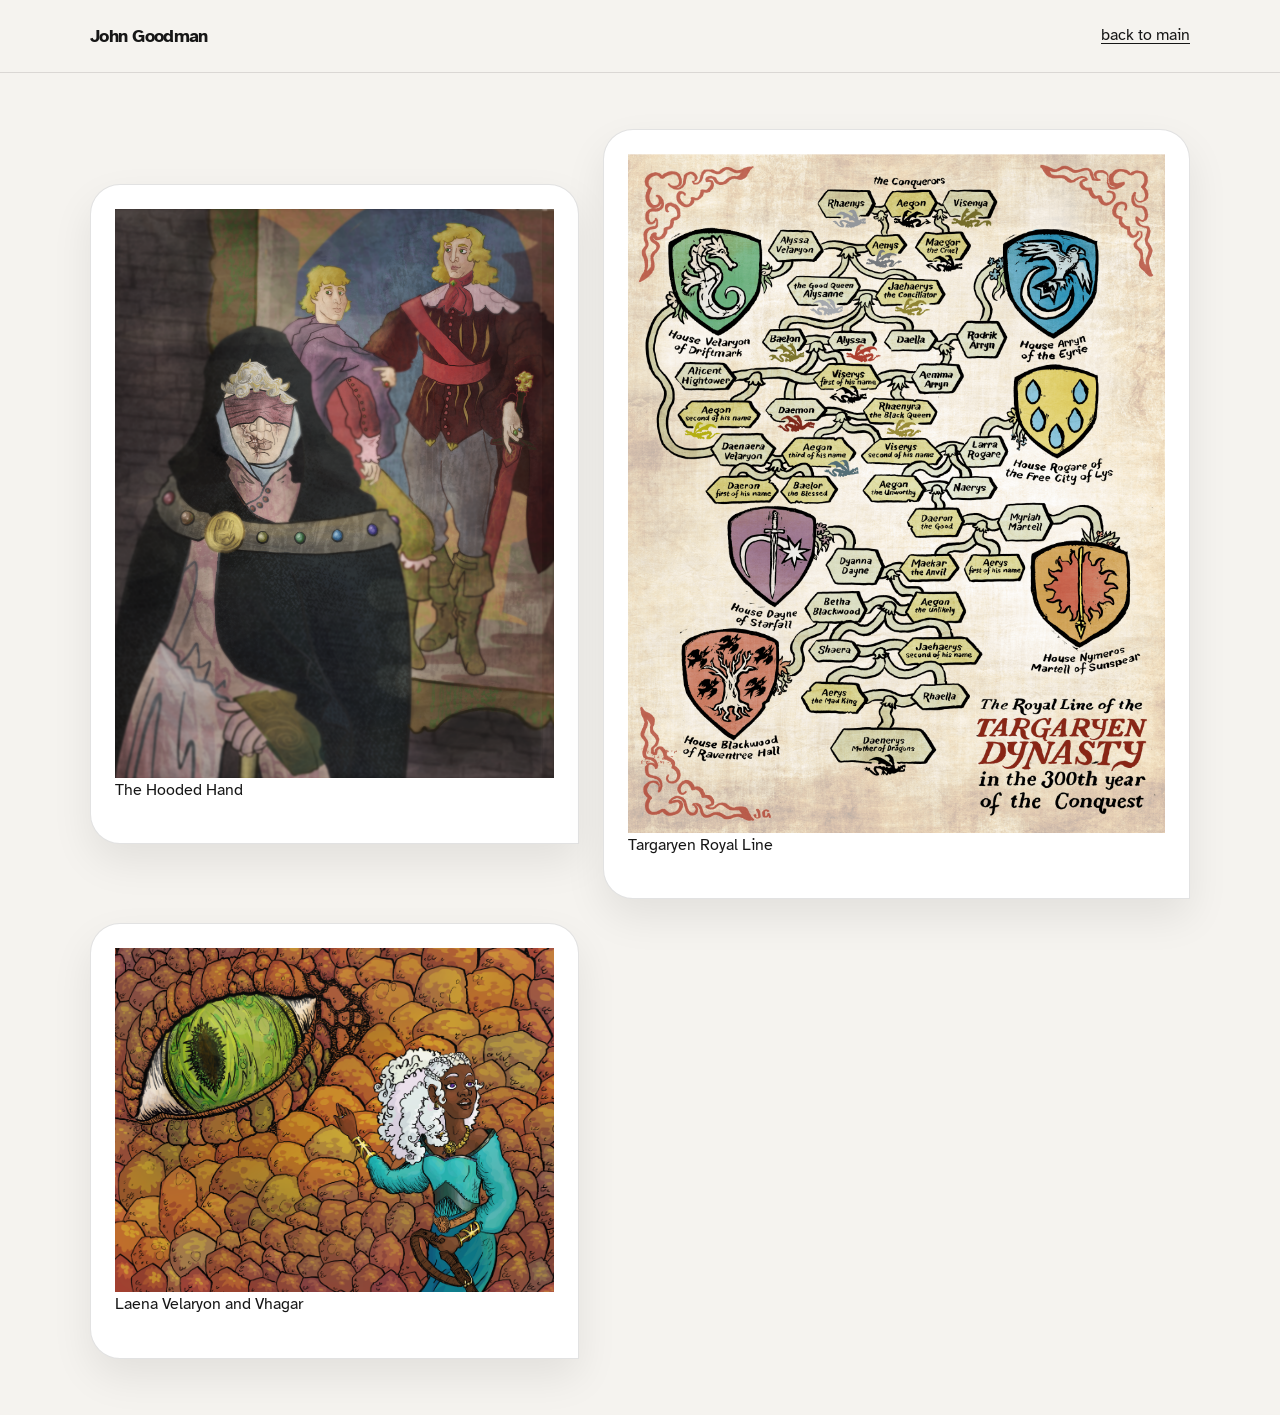
<file: asoiaf/index.html>
<!DOCTYPE html>
<html lang="en">
  <head>
    <meta charset="UTF-8" />
    <meta name="viewport" content="width=device-width, initial-scale=1.0" />
    <title>John Goodman</title>
    <link rel="icon" type="image/png" href="../assets/jg.png" />
    <link rel="preconnect" href="https://fonts.googleapis.com" />
    <link rel="preconnect" href="https://fonts.gstatic.com" crossorigin />
    <link
      href="https://fonts.googleapis.com/css2?family=Atkinson+Hyperlegible:wght@400;700&display=swap"
      rel="stylesheet"
    />
    <link rel="stylesheet" href="../styles.css" />
  </head>
  <body>
    <header class="site-header">
      <div class="container header-inner">
        <span class="brand">John Goodman</span>
        <a class="text-button" href="../#illustration">back to main</a>
      </div>
    </header>

    <main class="container">
      <section class="section" aria-label="ASOIAF artwork">
        <div class="project-grid">
          <article class="project-card">
            <a href="../assets/hooded-hand.png" target="_blank" rel="noreferrer">
              <img src="../assets/hooded-hand.png" alt="Hooded Hand illustration" />
            </a>
            <p>The Hooded Hand</p>
          </article>
          <article class="project-card">
            <a href="../assets/targaryen-list.png" target="_blank" rel="noreferrer">
              <img src="../assets/targaryen-list.png" alt="Targaryen list illustration" />
            </a>
            <p>Targaryen Royal Line</p>
          </article>
          <article class="project-card">
            <a href="../assets/laena.png" target="_blank" rel="noreferrer">
              <img src="../assets/laena.png" alt="Laena illustration" />
            </a>
            <p>Laena Velaryon and Vhagar</p>
          </article>
        </div>
      </section>
    </main>
  </body>
</html>
</file>
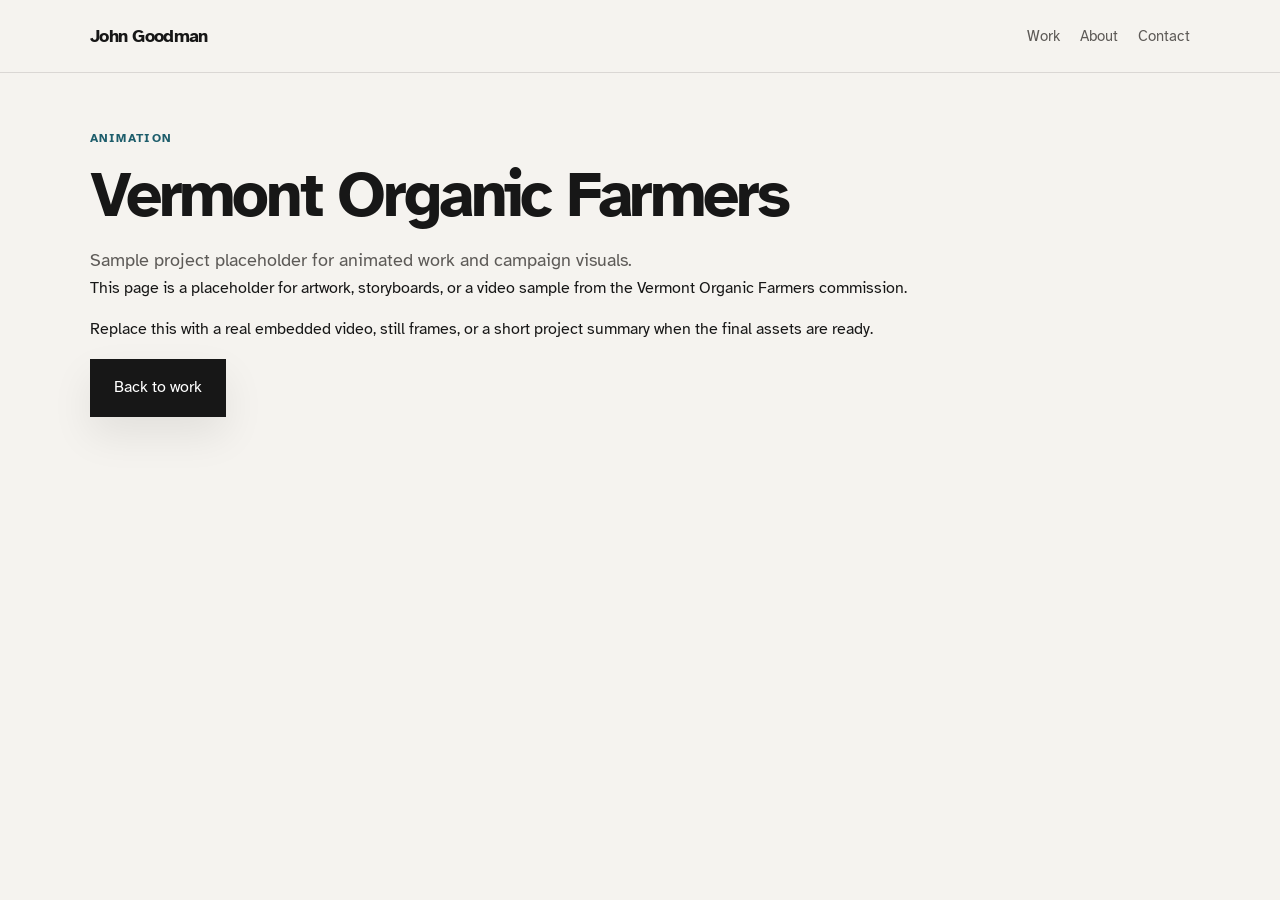
<file: work-animation.html>
<!DOCTYPE html>
<html lang="en">
  <head>
    <meta charset="UTF-8" />
    <meta name="viewport" content="width=device-width, initial-scale=1.0" />
    <title>Animation Work | John Goodman</title>
    <link rel="icon" type="image/png" href="jg.png" />
    <link rel="preconnect" href="https://fonts.googleapis.com" />
    <link rel="preconnect" href="https://fonts.gstatic.com" crossorigin />
    <link
      href="https://fonts.googleapis.com/css2?family=Atkinson+Hyperlegible:wght@400;700&display=swap"
      rel="stylesheet"
    />
    <link rel="stylesheet" href="styles.css" />
  </head>
  <body>
    <header class="site-header">
      <div class="container header-inner">
        <a class="brand" href="index.html">John Goodman</a>
        <nav class="main-nav" aria-label="Main navigation">
          <a href="index.html#work">Work</a>
          <a href="index.html#about">About</a>
          <a href="index.html#contact">Contact</a>
        </nav>
      </div>
    </header>

    <main class="container page-shell">
      <section class="section">
        <p class="eyebrow">Animation</p>
        <h1>Vermont Organic Farmers</h1>
        <p class="lede">Sample project placeholder for animated work and campaign visuals.</p>
        <p>
          This page is a placeholder for artwork, storyboards, or a video sample from the Vermont
          Organic Farmers commission.
        </p>
        <p>
          Replace this with a real embedded video, still frames, or a short project summary when the
          final assets are ready.
        </p>
        <a class="button primary" href="index.html#work">Back to work</a>
      </section>
    </main>
  </body>
</html>
</file>
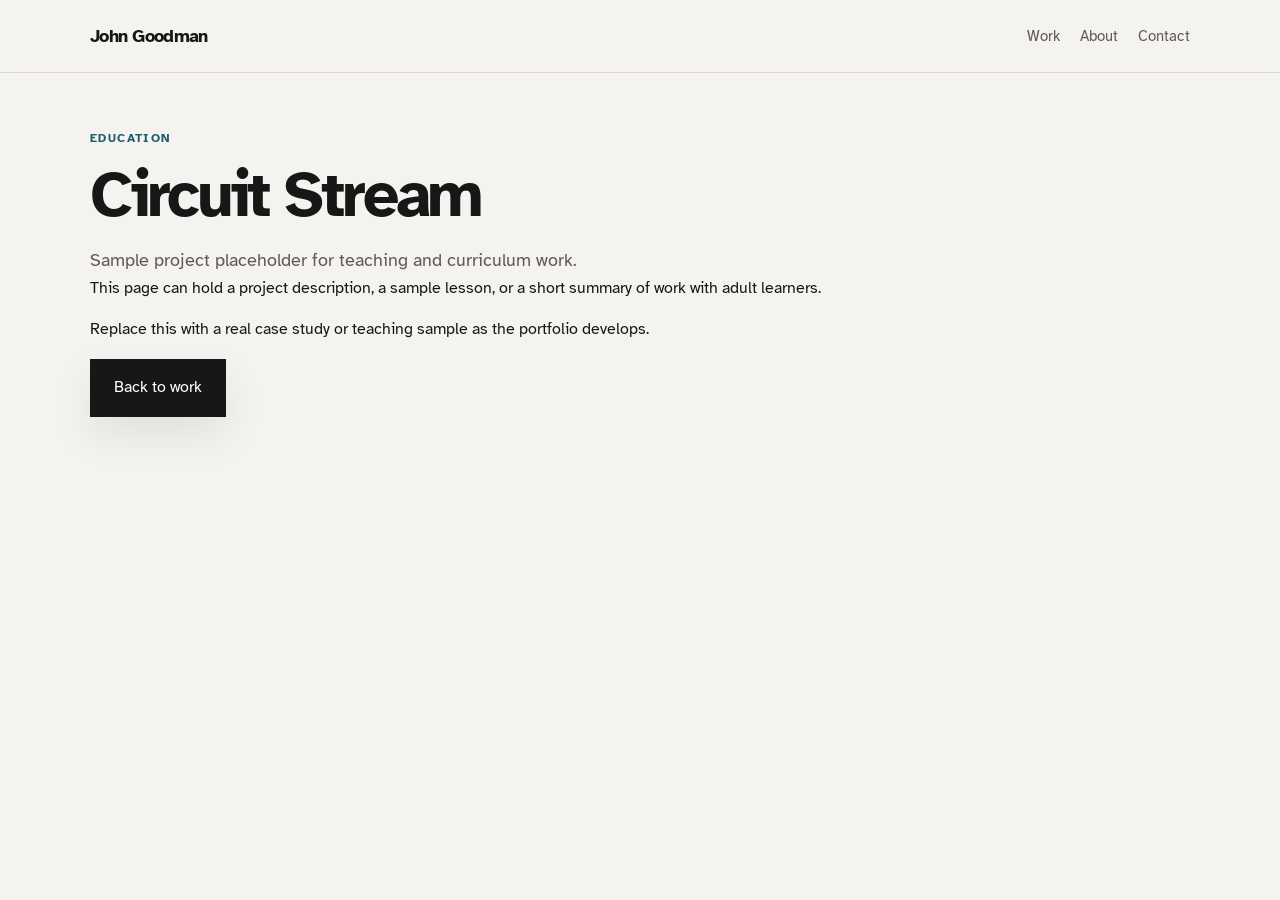
<file: work-education.html>
<!DOCTYPE html>
<html lang="en">
  <head>
    <meta charset="UTF-8" />
    <meta name="viewport" content="width=device-width, initial-scale=1.0" />
    <title>Education Work | John Goodman</title>
    <link rel="icon" type="image/png" href="jg.png" />
    <link rel="preconnect" href="https://fonts.googleapis.com" />
    <link rel="preconnect" href="https://fonts.gstatic.com" crossorigin />
    <link
      href="https://fonts.googleapis.com/css2?family=Atkinson+Hyperlegible:wght@400;700&display=swap"
      rel="stylesheet"
    />
    <link rel="stylesheet" href="styles.css" />
  </head>
  <body>
    <header class="site-header">
      <div class="container header-inner">
        <a class="brand" href="index.html">John Goodman</a>
        <nav class="main-nav" aria-label="Main navigation">
          <a href="index.html#work">Work</a>
          <a href="index.html#about">About</a>
          <a href="index.html#contact">Contact</a>
        </nav>
      </div>
    </header>

    <main class="container page-shell">
      <section class="section">
        <p class="eyebrow">Education</p>
        <h1>Circuit Stream</h1>
        <p class="lede">Sample project placeholder for teaching and curriculum work.</p>
        <p>
          This page can hold a project description, a sample lesson, or a short summary of work with
          adult learners.
        </p>
        <p>
          Replace this with a real case study or teaching sample as the portfolio develops.
        </p>
        <a class="button primary" href="index.html#work">Back to work</a>
      </section>
    </main>
  </body>
</html>
</file>
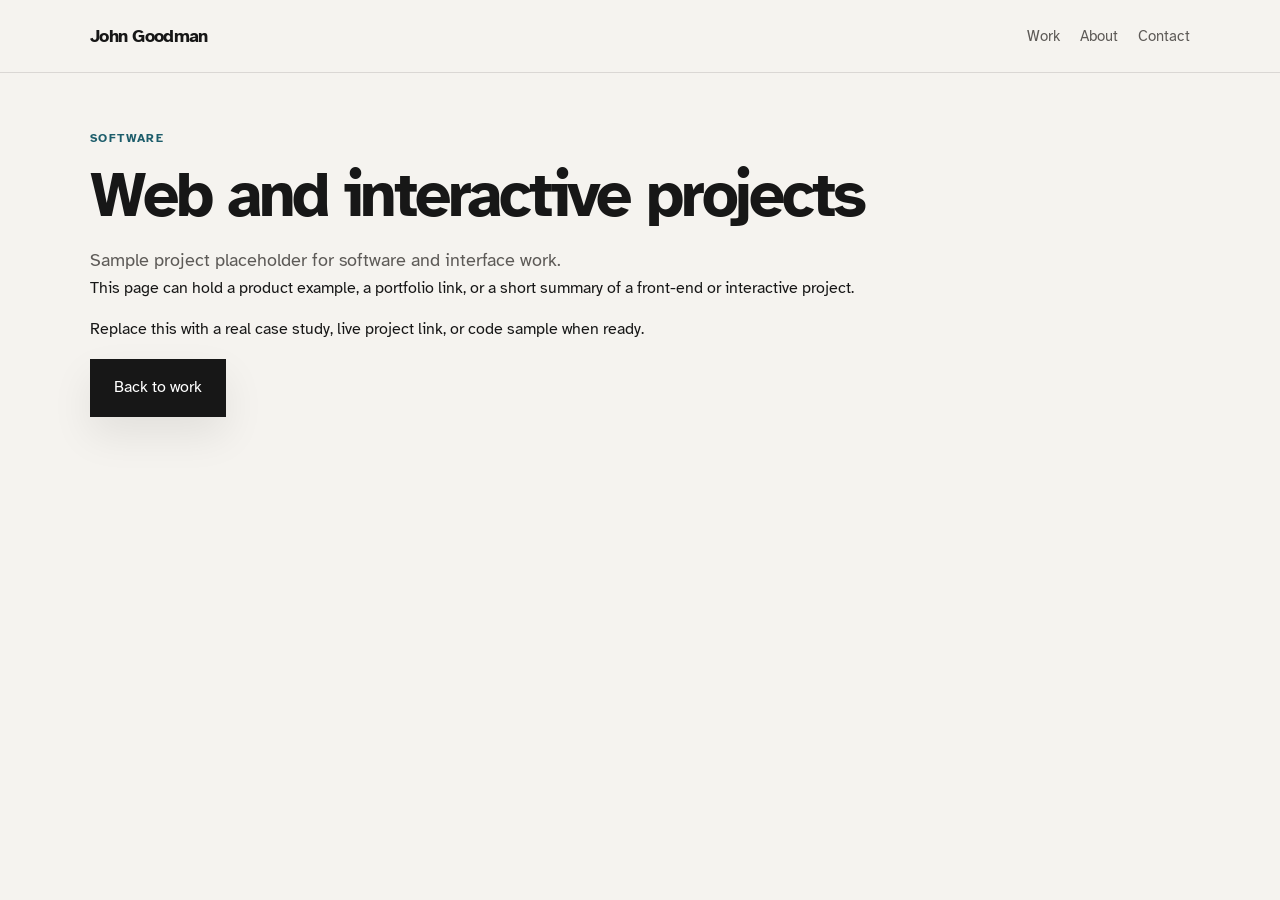
<file: work-software.html>
<!DOCTYPE html>
<html lang="en">
  <head>
    <meta charset="UTF-8" />
    <meta name="viewport" content="width=device-width, initial-scale=1.0" />
    <title>Software Work | John Goodman</title>
    <link rel="icon" type="image/png" href="jg.png" />
    <link rel="preconnect" href="https://fonts.googleapis.com" />
    <link rel="preconnect" href="https://fonts.gstatic.com" crossorigin />
    <link
      href="https://fonts.googleapis.com/css2?family=Atkinson+Hyperlegible:wght@400;700&display=swap"
      rel="stylesheet"
    />
    <link rel="stylesheet" href="styles.css" />
  </head>
  <body>
    <header class="site-header">
      <div class="container header-inner">
        <a class="brand" href="index.html">John Goodman</a>
        <nav class="main-nav" aria-label="Main navigation">
          <a href="index.html#work">Work</a>
          <a href="index.html#about">About</a>
          <a href="index.html#contact">Contact</a>
        </nav>
      </div>
    </header>

    <main class="container page-shell">
      <section class="section">
        <p class="eyebrow">Software</p>
        <h1>Web and interactive projects</h1>
        <p class="lede">Sample project placeholder for software and interface work.</p>
        <p>
          This page can hold a product example, a portfolio link, or a short summary of a front-end or
          interactive project.
        </p>
        <p>
          Replace this with a real case study, live project link, or code sample when ready.
        </p>
        <a class="button primary" href="index.html#work">Back to work</a>
      </section>
    </main>
  </body>
</html>
</file>
<file: styles.css>
:root {
  --bg: #f5f3ef;
  --panel: #ffffff;
  --panel-strong: #f0ece7;
  --ink: #171717;
  --muted: #5d5a57;
  --border: rgba(23, 23, 23, 0.12);
  --accent: #1d5d6b;
  --accent-soft: #dfeef1;
  --accent-2: #6f4d3b;
  --accent-3: #4e6b4d;
  --shadow: 0 18px 42px rgba(18, 18, 18, 0.08);
}

* {
  box-sizing: border-box;
}

html {
  scroll-behavior: smooth;
}

body {
  margin: 0;
  font-family: "Atkinson Hyperlegible", sans-serif;
  background: var(--bg);
  color: var(--ink);
  line-height: 1.6;
}

a {
  color: inherit;
  text-decoration: none;
}

img,
video {
  max-width: 100%;
  display: block;
}

.container {
  width: min(1100px, calc(100% - 2rem));
  margin: 0 auto;
}

.narrow-wrap {
  max-width: 760px;
}

.view-panel[hidden] {
  display: none !important;
}

.site-header {
  position: sticky;
  top: 0;
  z-index: 10;
  background: rgba(245, 243, 239, 0.9);
  backdrop-filter: blur(8px);
  border-bottom: 1px solid var(--border);
}

.header-inner {
  min-height: 72px;
  display: flex;
  align-items: center;
  justify-content: space-between;
  gap: 1rem;
}

.brand {
  font-size: 1.1rem;
  font-weight: 700;
  letter-spacing: -0.04em;
}

.main-nav {
  display: flex;
  align-items: center;
  gap: 1.25rem;
  color: var(--muted);
  font-size: 0.95rem;
}

.main-nav a {
  transition: color 0.2s ease;
}

.main-nav a:hover,
.main-nav a:focus-visible {
  color: var(--ink);
}

.hero {
  padding: 5rem 0 3rem;
}

.hero-inner {
  display: grid;
  grid-template-columns: minmax(0, 1.3fr) minmax(260px, 0.7fr);
  align-items: center;
  gap: 2.25rem;
}

.hero-copy {
  max-width: 760px;
}

.hero-visual {
  display: flex;
  justify-content: center;
}

.photo-frame {
  position: relative;
  overflow: hidden;
  background: var(--panel);
  border: 1px solid var(--border);
  box-shadow: var(--shadow);
}

.primary-photo {
  width: min(100%, 420px);
  border-radius: 30px 30px 0 30px;
}

.primary-photo img {
  width: 100%;
  height: 100%;
  object-fit: cover;
  aspect-ratio: 4 / 5;
}

.secondary-photo {
  width: min(100%, 300px);
  aspect-ratio: 3024 / 3613;
  border-radius: 28px 28px 0 28px;
}

.secondary-photo img {
  width: 100%;
  height: 100%;
  object-fit: cover;
  object-position: center;
  background: #f3f1ee;
}

.about-photo-wrap {
  display: flex;
  justify-content: center;
  align-items: center;
}

.eyebrow {
  margin: 0 0 0.75rem;
  text-transform: uppercase;
  letter-spacing: 0.12em;
  font-size: 0.73rem;
  font-weight: 700;
  color: var(--accent);
}

h1,
h2,
h3,
p {
  margin: 0 0 1rem;
}

h1,
h2,
h3 {
  line-height: 1.1;
  letter-spacing: -0.05em;
}

h1 {
  font-size: clamp(2.7rem, 5vw, 5rem);
  max-width: 820px;
}

h2 {
  font-size: clamp(2rem, 3vw, 3rem);
}

h3 {
  font-size: clamp(1.3rem, 2vw, 1.8rem);
}

.lede {
  max-width: 620px;
  margin: 1rem 0 0;
  font-size: 1.15rem;
  color: var(--muted);
}

.hero-actions {
  display: flex;
  flex-wrap: wrap;
  gap: 1rem;
  margin-top: 2rem;
}

.button,
.text-button {
  display: inline-flex;
  align-items: center;
  justify-content: center;
  padding: 0.95rem 1.45rem;
  font-weight: 600;
  transition: transform 0.2s ease, box-shadow 0.2s ease;
  font: inherit;
}

.button:hover,
.button:focus-visible,
.text-button:hover,
.text-button:focus-visible {
  transform: translateY(-1px);
}

.button.primary {
  background: var(--ink);
  color: #fff;
  box-shadow: var(--shadow);
  border: 1px solid var(--ink);
}

.button.secondary {
  border: 1px solid var(--border);
  background: rgba(255, 255, 255, 0.5);
}

.text-button {
  padding: 0;
  border: none;
  background: transparent;
  color: var(--ink);
  text-decoration: underline;
  text-underline-offset: 0.18em;
  cursor: pointer;
}

.status {
  margin-top: 1.25rem;
  color: var(--muted);
  font-size: 0.95rem;
}

.hero-copy .eyebrow {
  margin-bottom: 0.35rem;
}

.hero-copy .status {
  margin-top: 0;
}

.section {
  padding: 3.5rem 0;
}

.section.muted {
  background: var(--panel-strong);
}

.section-heading {
  margin-bottom: 1.5rem;
}

.section-heading.narrow {
  max-width: 700px;
}

.home-grid {
  display: grid;
  grid-template-columns: repeat(3, minmax(0, 1fr));
  gap: 1.25rem;
}

.home-panel {
  padding-top: 1.5rem;
}

.blog-posts,
.illustration-grid {
  display: grid;
  gap: 1.1rem;
}

.project-card {
  background: var(--panel);
  border: 1px solid var(--border);
  border-radius: 30px 30px 0 30px;
  box-shadow: var(--shadow);
  padding: 1.5rem;
}

.project-grid {
  display: grid;
  grid-template-columns: minmax(0, 1fr) minmax(300px, 1.2fr);
  gap: 1.5rem;
  align-items: center;
}

.project-copy {
  color: var(--ink);
}

.project-kicker {
  margin-bottom: 0.75rem;
  font-size: 0.8rem;
  letter-spacing: 0.12em;
  text-transform: uppercase;
  font-weight: 700;
  color: var(--accent);
}

.project-copy p,
.project-copy a,
.project-media p,
.games-intro,
.games-list,
.about-layout p {
  color: var(--muted);
}

.project-copy p a {
  color: var(--ink);
  font-weight: 700;
  text-decoration: underline;
  text-decoration-thickness: 0.1em;
  text-underline-offset: 0.16em;
}

.project-copy p a:hover,
.project-copy p a:focus-visible {
  color: var(--accent);
}

.project-media,
.media-grid {
  display: grid;
  grid-template-columns: repeat(3, minmax(0, 1fr));
  gap: 0.75rem;
  align-items: stretch;
}

.media-card,
.media-item,
.project-media a {
  display: block;
  width: 100%;
  min-height: 220px;
  border-radius: 18px 18px 0 18px;
  overflow: hidden;
  border: 1px solid var(--border);
  background: #f3f3f1;
}

.media-card img,
.media-card video,
.media-item img,
.media-item video,
.media-triple img,
.media-duo img,
.single-media img {
  border-radius: 18px 18px 0 18px;
  border: 1px solid var(--border);
  background: #f3f3f1;
}

.project-media > :only-child {
  grid-column: 1 / -1;
}

.illustration-preview img {
  width: 100%;
  height: 100%;
  aspect-ratio: 16 / 10;
  object-fit: cover;
}

.media-triple a {
  min-height: 0;
  aspect-ratio: 4 / 3;
}

.game-card-link {
  display: block;
  width: 100%;
  aspect-ratio: 16 / 10;
  border: 1px solid var(--border);
  border-radius: 28px 28px 0 28px;
  overflow: hidden;
  background: #f3f3f1;
}

.fence-image {
  width: 100%;
  height: 100%;
  object-fit: cover;
  display: block;
  border-radius: 28px 28px 0 28px;
}

.media-triple img {
  width: 100%;
  height: 100%;
  aspect-ratio: 4 / 3;
  object-fit: cover;
}

.media-duo img {
  width: 100%;
  height: 100%;
  aspect-ratio: 4 / 3;
  object-fit: cover;
}

.project-card:nth-of-type(3) .project-media.media-duo {
  grid-template-columns: repeat(2, minmax(0, 1.5fr));
  gap: 1rem;
}

.project-card:nth-of-type(3) .project-media.media-duo a {
  min-height: 340px;
}

.single-media img {
  width: 100%;
  max-height: 440px;
  object-fit: cover;
}

.single-media-image {
  width: 100%;
  height: 100%;
  max-height: 440px;
  object-fit: cover;
  border: 1px solid var(--border);
  border-radius: 18px 18px 0 18px;
  display: block;
}

.project-media-text {
  min-height: 180px;
  border: 1px solid var(--border);
  background: var(--panel-strong);
  border-radius: 26px 26px 0 26px;
  display: flex;
  align-items: center;
  justify-content: center;
  padding: 1rem;
}

.project-media-text p {
  margin: 0;
  font-size: 1rem;
  color: var(--ink);
}

.feature-spotlight {
  margin-bottom: 1.75rem;
  border-radius: 30px 30px 0 30px;
  overflow: hidden;
  border: 1px solid var(--border);
  background: var(--panel);
}

.feature-spotlight img {
  width: 100%;
  max-height: 560px;
  object-fit: cover;
}

.illustration-card {
  padding: 1.5rem;
  display: flex;
  flex-direction: column;
}

.video-wrap {
  margin-top: 1rem;
  border-radius: 24px 24px 0 24px;
  overflow: hidden;
  border: 1px solid var(--border);
  background: #000;
}

.project-video-wrap {
  grid-column: 1 / -1;
  width: min(72%, 760px);
  max-width: 100%;
  margin: 0.75rem auto 0;
  border: 1px solid var(--border);
  border-radius: 24px 24px 0 24px;
  overflow: hidden;
  background: #000;
}

.project-video-wrap video,
.video-wrap video {
  display: block;
  width: 100%;
  max-width: 100%;
  height: auto;
}

.project-video-wrap video {
  aspect-ratio: 16 / 9;
  object-fit: cover;
}

.art-grid {
  display: grid;
  grid-template-columns: repeat(3, minmax(0, 1fr));
  gap: 0.75rem;
  margin-top: 1rem;
}

.art-grid-collapsible.is-collapsed {
  overflow: visible;
}

.art-grid-collapsible.is-collapsed .art-item-hidden {
  display: none;
}

.art-grid a {
  display: block;
  border: 1px solid var(--border);
  border-radius: 18px 18px 0 18px;
  overflow: hidden;
  background: var(--panel);
}

.art-grid img,
.art-grid video {
  width: 100%;
  height: 100%;
  aspect-ratio: 1 / 1;
  object-fit: cover;
}

.visual-work-toggle {
  margin-top: 1rem;
  margin-left: auto;
  display: inline-block;
  border: 1px solid var(--border);
  background: var(--panel-strong);
  color: var(--ink);
  border-radius: 18px 18px 0 18px;
  padding: 0.7rem 1rem;
  font: inherit;
  font-weight: 700;
  cursor: pointer;
}

.button:focus-visible,
.text-button:focus-visible,
.visual-work-toggle:focus-visible,
.main-nav a:focus-visible,
.contact-links a:focus-visible,
.mini-links a:focus-visible,
.project-media a:focus-visible,
.art-grid a:focus-visible {
  outline: 2px solid var(--ink);
  outline-offset: 3px;
  box-shadow: 0 0 0 4px rgba(23, 23, 23, 0.08);
}

.games-section {
  padding-top: 2rem;
}

.games-list {
  list-style: none;
  margin: 1.5rem 0 0;
  padding: 0;
  display: grid;
  gap: 0.8rem;
}

.games-list li {
  display: grid;
  grid-template-columns: minmax(220px, 0.9fr) minmax(0, 1fr);
  align-items: center;
  gap: 1.25rem;
  border: 1px solid var(--border);
  background: var(--panel);
  border-radius: 18px 18px 0 18px;
  padding: 0.9rem 1rem;
}

.game-thumb {
  display: block;
  aspect-ratio: 16 / 10;
  overflow: hidden;
  border-radius: 14px 14px 0 14px;
  background: #f3f3f1;
}

.game-thumb img {
  width: 100%;
  height: 100%;
  object-fit: cover;
}

.game-title {
  color: var(--ink);
  font-weight: 700;
  text-decoration: underline;
  text-decoration-thickness: 0.1em;
  text-underline-offset: 0.16em;
}

.game-title:hover,
.game-title:focus-visible {
  color: var(--accent);
}

.games-list li p {
  margin: 0.5rem 0 0;
  color: var(--muted);
}

.games-list a {
  color: var(--ink);
  font-weight: 700;
  text-decoration: underline;
  text-underline-offset: 0.18em;
}

.mini-links {
  margin-top: 1rem;
}

.mini-links a {
  display: inline-block;
  font-weight: 700;
  color: var(--ink);
  text-decoration: underline;
  text-underline-offset: 0.18em;
}

.about-layout {
  display: grid;
  grid-template-columns: minmax(200px, 0.7fr) minmax(0, 1.5fr);
  gap: 2rem;
  align-items: center;
}

.contact-section {
  padding-top: 0;
  scroll-margin-top: 90px;
}

.contact-box {
  display: flex;
  align-items: center;
  justify-content: space-between;
  gap: 1.5rem;
  padding: 3rem 2rem;
  background: var(--ink);
  color: #fff;
  border-radius: 30px 30px 0 30px;
}

.contact-box .eyebrow,
.contact-box h2 {
  color: #fff;
}

.contact-links {
  display: flex;
  flex-wrap: wrap;
  gap: 1rem 1.5rem;
  font-weight: 600;
}

.contact-links a {
  color: #fff;
}

.site-footer {
  border-top: 1px solid var(--border);
  padding: 1.25rem 0 2rem;
}

.footer-inner {
  display: flex;
  align-items: center;
  justify-content: space-between;
  gap: 1rem;
  color: var(--muted);
  font-size: 0.95rem;
}

@media (max-width: 820px) {
  .hero-inner,
  .home-grid,
  .project-grid,
  .about-layout,
  .contact-box {
    grid-template-columns: 1fr;
    display: grid;
  }

  .main-nav {
    gap: 0.8rem;
    font-size: 0.85rem;
  }

  .hero {
    padding-top: 4rem;
  }

  .hero-visual,
  .about-photo-wrap {
    justify-content: center;
  }

  .project-media {
    grid-template-columns: 1fr;
  }

  .media-triple img,
  .media-duo img {
    width: 100%;
  }

  .art-grid {
    grid-template-columns: repeat(2, minmax(0, 1fr));
  }

  .games-list li {
    grid-template-columns: 1fr;
  }

  .contact-box {
    padding: 1.5rem;
  }
}

@media (max-width: 520px) {
  .header-inner,
  .footer-inner {
    flex-direction: column;
    justify-content: center;
    text-align: center;
    padding: 0.75rem 0;
  }

  .main-nav {
    justify-content: center;
  }

  .button {
    width: 100%;
  }

  .hero-actions {
    flex-direction: column;
  }

  .art-grid {
    grid-template-columns: 1fr;
  }
}
</file>
